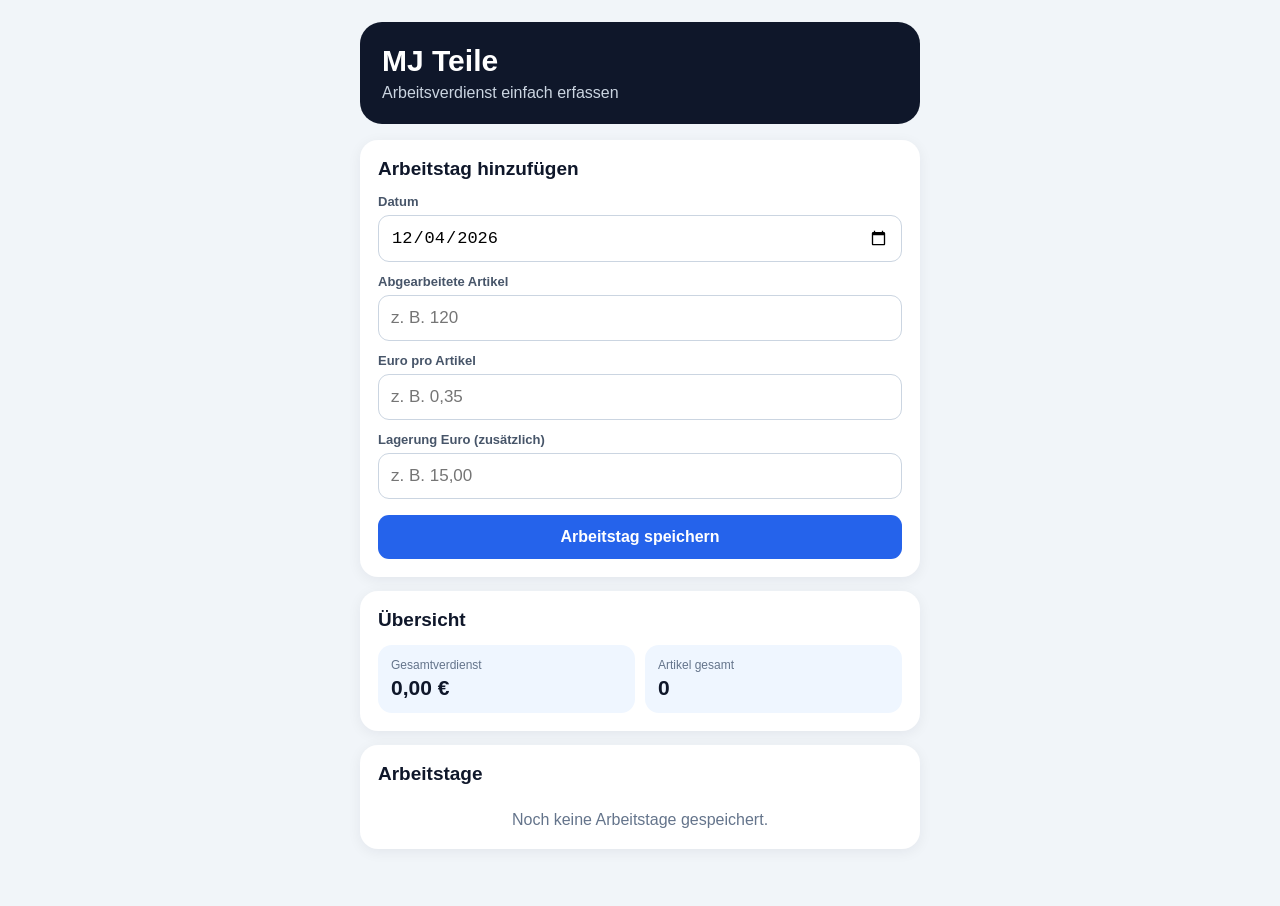
<file: index.html>
<!doctype html>
<html lang="de">
<head>
  <meta charset="utf-8">
  <meta name="viewport" content="width=device-width, initial-scale=1, viewport-fit=cover">
  <meta name="theme-color" content="#0f172a">
  <link rel="manifest" href="manifest.json">
  <link rel="apple-touch-icon" href="icon.svg">
  <title>MJ Teile</title>
  <style>
    :root { font-family: -apple-system, BlinkMacSystemFont, "Segoe UI", sans-serif; color: #0f172a; background: #f1f5f9; }
    * { box-sizing: border-box; }
    body { margin: 0; padding: env(safe-area-inset-top) 16px env(safe-area-inset-bottom); }
    main { max-width: 560px; margin: 0 auto; padding: 22px 0 42px; }
    h1 { margin: 0; font-size: 30px; color: white; }
    h2 { font-size: 19px; margin: 0 0 14px; }
    header { background: #0f172a; border-radius: 22px; padding: 22px; margin-bottom: 16px; color: #cbd5e1; }
    .card { background: white; border-radius: 18px; padding: 18px; margin: 14px 0; box-shadow: 0 3px 14px #0f172a10; }
    label { display: block; font-size: 13px; font-weight: 650; color: #475569; margin: 12px 0 6px; }
    input { width: 100%; border: 1px solid #cbd5e1; border-radius: 11px; padding: 12px; font-size: 17px; background: #fff; }
    button { border: 0; border-radius: 11px; padding: 13px 15px; font-size: 16px; font-weight: 700; cursor: pointer; }
    .primary { width: 100%; background: #2563eb; color: white; margin-top: 16px; }
    .secondary { background: #e2e8f0; color: #0f172a; }
    .danger { background: #fee2e2; color: #b91c1c; padding: 9px 11px; font-size: 13px; }
    .summary { display: grid; grid-template-columns: 1fr 1fr; gap: 10px; }
    .stat { background: #eff6ff; border-radius: 14px; padding: 13px; }
    .stat small { display: block; color: #64748b; font-size: 12px; }
    .stat strong { display: block; margin-top: 4px; font-size: 21px; }
    .entry { border-top: 1px solid #e2e8f0; padding: 14px 0 0; margin-top: 14px; }
    .entry:first-child { border-top: 0; margin-top: 0; }
    .entry-head { display: flex; justify-content: space-between; align-items: center; gap: 12px; }
    .entry-date { font-weight: 750; }
    .muted { color: #64748b; font-size: 13px; margin-top: 4px; }
    .money { color: #15803d; font-size: 18px; font-weight: 800; white-space: nowrap; }
    .empty { color: #64748b; text-align: center; padding: 12px 0 2px; }
  </style>
</head>
<body>
<main>
  <header><h1>MJ Teile</h1><div style="margin-top:6px">Arbeitsverdienst einfach erfassen</div></header>
  <section class="card">
    <h2>Arbeitstag hinzufügen</h2>
    <label for="date">Datum</label><input id="date" type="date">
    <label for="articles">Abgearbeitete Artikel</label><input id="articles" type="number" min="0" step="1" placeholder="z. B. 120">
    <label for="rate">Euro pro Artikel</label><input id="rate" type="number" min="0" step="0.01" inputmode="decimal" placeholder="z. B. 0,35">
    <label for="storage">Lagerung Euro (zusätzlich)</label><input id="storage" type="number" min="0" step="0.01" inputmode="decimal" placeholder="z. B. 15,00">
    <button class="primary" id="save">Arbeitstag speichern</button>
  </section>
  <section class="card">
    <h2>Übersicht</h2>
    <div class="summary"><div class="stat"><small>Gesamtverdienst</small><strong id="total">0,00 €</strong></div><div class="stat"><small>Artikel gesamt</small><strong id="count">0</strong></div></div>
  </section>
  <section class="card"><h2>Arbeitstage</h2><div id="entries" class="empty">Noch keine Arbeitstage gespeichert.</div></section>
</main>
<script>
  const key = 'mj-teile-entries';
  const $ = id => document.getElementById(id);
  const euros = n => Number(n).toLocaleString('de-DE', { style: 'currency', currency: 'EUR' });
  let entries = JSON.parse(localStorage.getItem(key) || '[]');
  $('date').value = new Date().toISOString().slice(0, 10);
  function render() {
    const total = entries.reduce((s, e) => s + e.articles * e.rate + e.storage, 0);
    $('total').textContent = euros(total);
    $('count').textContent = entries.reduce((s, e) => s + e.articles, 0).toLocaleString('de-DE');
    const box = $('entries');
    if (!entries.length) { box.className = 'empty'; box.textContent = 'Noch keine Arbeitstage gespeichert.'; return; }
    box.className = '';
    box.innerHTML = entries.slice().sort((a,b) => b.date.localeCompare(a.date)).map(e => `
      <div class="entry"><div class="entry-head"><div><div class="entry-date">${new Date(e.date+'T12:00:00').toLocaleDateString('de-DE')}</div><div class="muted">${e.articles.toLocaleString('de-DE')} Artikel × ${euros(e.rate)} · Lagerung ${euros(e.storage)}</div></div><div class="money">${euros(e.articles * e.rate + e.storage)}</div></div><div style="text-align:right;margin-top:10px"><button class="danger" data-id="${e.id}">Löschen</button></div></div>`).join('');
    box.querySelectorAll('[data-id]').forEach(btn => btn.onclick = () => { entries = entries.filter(e => e.id !== btn.dataset.id); localStorage.setItem(key, JSON.stringify(entries)); render(); });
  }
  $('save').onclick = () => {
    const date = $('date').value, articles = Number($('articles').value), rate = Number($('rate').value), storage = Number($('storage').value || 0);
    if (!date || !Number.isFinite(articles) || articles < 0 || !Number.isFinite(rate) || rate < 0) { alert('Bitte Datum, Artikelanzahl und Euro pro Artikel ausfüllen.'); return; }
    entries.push({ id: crypto.randomUUID ? crypto.randomUUID() : String(Date.now()), date, articles, rate, storage });
    localStorage.setItem(key, JSON.stringify(entries)); $('articles').value = ''; $('rate').value = ''; $('storage').value = ''; render();
  };
  render();
  if ('serviceWorker' in navigator) navigator.serviceWorker.register('sw.js');
</script>
</body>
</html>
</file>
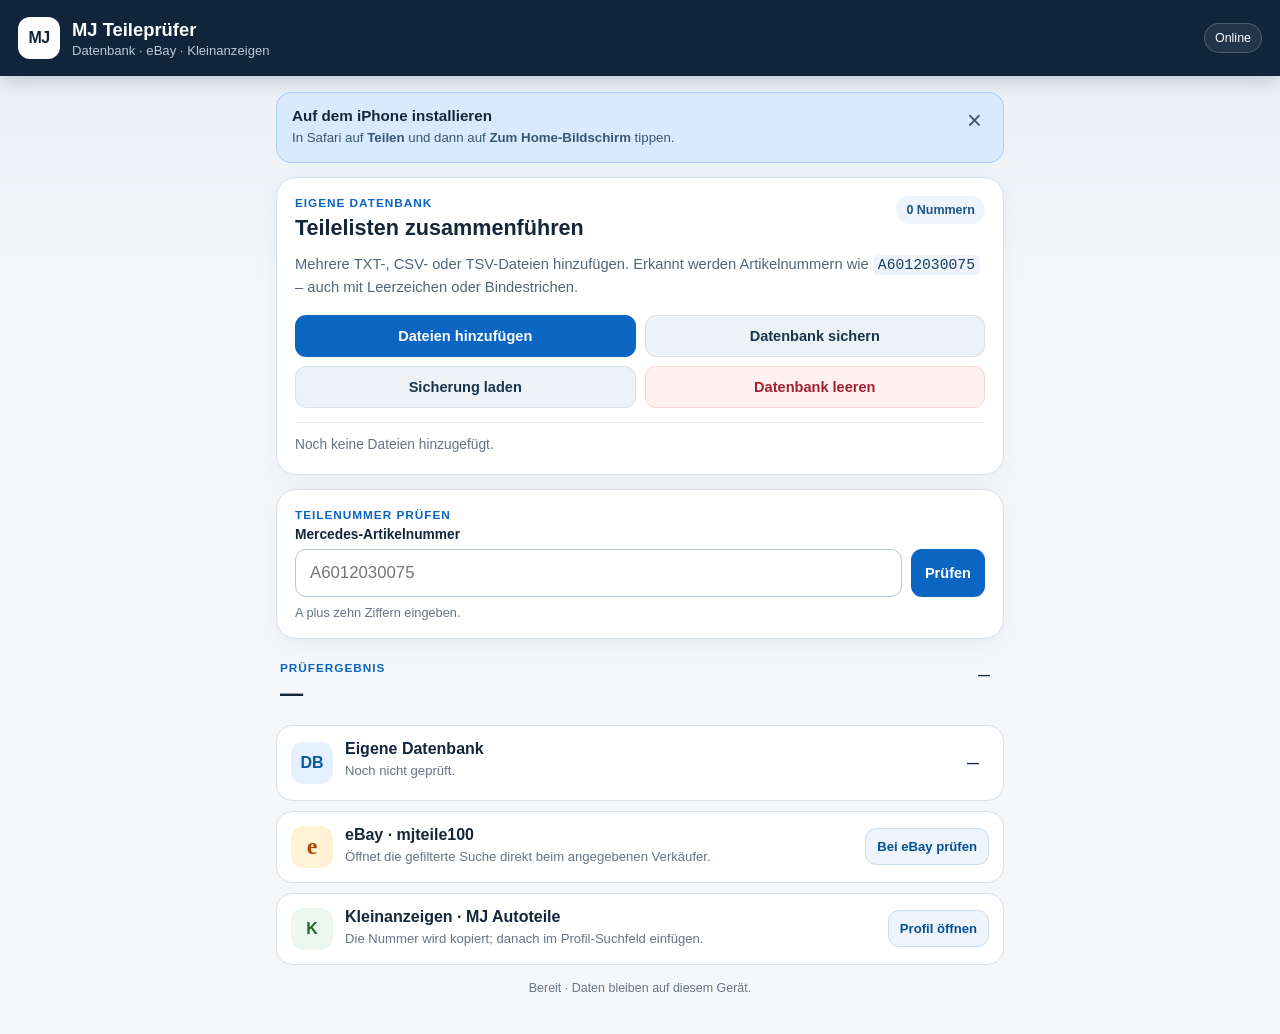
<file: teilepruefer/index.html>
<!doctype html>
<html lang="de">
<head>
  <meta charset="utf-8">
  <meta name="viewport" content="width=device-width,initial-scale=1,viewport-fit=cover">
  <meta name="theme-color" content="#10243b">
  <meta name="apple-mobile-web-app-capable" content="yes">
  <meta name="apple-mobile-web-app-title" content="Teileprüfer">
  <meta name="apple-mobile-web-app-status-bar-style" content="default">
  <meta name="description" content="Mercedes-Teilenummern lokal verwalten und in den MJ-Autoteile-Shops prüfen.">
  <title>MJ Teileprüfer</title>
  <link rel="manifest" href="manifest.webmanifest">
  <link rel="apple-touch-icon" sizes="180x180" href="../mj-atp/icon-180.png">
  <link rel="icon" type="image/png" href="../mj-atp/icon-192.png">
  <link rel="stylesheet" href="styles.css">
  <script src="app.js" defer></script>
</head>
<body>
  <header class="topbar">
    <div class="brand-mark" aria-hidden="true">MJ</div>
    <div><strong>MJ Teileprüfer</strong><span>Datenbank · eBay · Kleinanzeigen</span></div>
    <span id="network" class="network" role="status">Online</span>
  </header>

  <main>
    <section id="install-card" class="install-card">
      <div><strong>Auf dem iPhone installieren</strong><p>In Safari auf <b>Teilen</b> und dann auf <b>Zum Home-Bildschirm</b> tippen.</p></div>
      <button id="hide-install" class="icon-button" type="button" aria-label="Hinweis schließen">×</button>
    </section>

    <section class="panel database-panel">
      <div class="panel-head">
        <div><p class="eyebrow">Eigene Datenbank</p><h1>Teilelisten zusammenführen</h1></div>
        <div id="database-count" class="count-pill">0 Nummern</div>
      </div>
      <p class="lead">Mehrere TXT-, CSV- oder TSV-Dateien hinzufügen. Erkannt werden Artikelnummern wie <code>A6012030075</code> – auch mit Leerzeichen oder Bindestrichen.</p>
      <div class="button-grid">
        <label class="button primary" for="files">Dateien hinzufügen</label>
        <input id="files" type="file" accept=".txt,.csv,.tsv,text/plain,text/csv" multiple hidden>
        <button id="backup" class="button secondary" type="button">Datenbank sichern</button>
        <label class="button secondary" for="restore">Sicherung laden</label>
        <input id="restore" type="file" accept=".json,application/json" hidden>
        <button id="clear" class="button danger" type="button">Datenbank leeren</button>
      </div>
      <div id="source-list" class="source-list" aria-live="polite"><p class="empty">Noch keine Dateien hinzugefügt.</p></div>
    </section>

    <section class="panel search-panel">
      <p class="eyebrow">Teilenummer prüfen</p>
      <form id="search-form" novalidate>
        <label for="part">Mercedes-Artikelnummer</label>
        <div class="search-row">
          <input id="part" type="search" inputmode="text" autocomplete="off" autocapitalize="characters" placeholder="A6012030075" maxlength="32">
          <button class="button primary" type="submit">Prüfen</button>
        </div>
        <p id="search-help" class="help">A plus zehn Ziffern eingeben.</p>
      </form>
    </section>

    <section id="results" class="results" hidden aria-live="polite">
      <div class="result-title"><div><p class="eyebrow">Prüfergebnis</p><h2 id="result-part">—</h2></div><span id="overall" class="status-badge">—</span></div>

      <article class="result-card">
        <div class="source-icon database-icon" aria-hidden="true">DB</div>
        <div class="result-copy"><h3>Eigene Datenbank</h3><p id="database-result">Noch nicht geprüft.</p><small id="database-files"></small></div>
        <span id="database-status" class="source-status">—</span>
      </article>

      <article class="result-card">
        <div class="source-icon ebay-icon" aria-hidden="true">e</div>
        <div class="result-copy"><h3>eBay · mjteile100</h3><p>Öffnet die gefilterte Suche direkt beim angegebenen Verkäufer.</p></div>
        <a id="ebay-link" class="shop-link" target="_blank" rel="noopener noreferrer">Bei eBay prüfen</a>
      </article>

      <article class="result-card">
        <div class="source-icon klein-icon" aria-hidden="true">K</div>
        <div class="result-copy"><h3>Kleinanzeigen · MJ Autoteile</h3><p>Die Nummer wird kopiert; danach im Profil-Suchfeld einfügen.</p></div>
        <button id="klein-link" class="shop-link" type="button">Profil öffnen</button>
      </article>
    </section>

    <p id="app-status" class="app-status" role="status">Bereit · Daten bleiben auf diesem Gerät.</p>
  </main>
</body>
</html>
</file>
<file: teilepruefer/styles.css>
:root{font-family:-apple-system,BlinkMacSystemFont,"Segoe UI",sans-serif;color:#14263a;background:#eef3f7;font-synthesis:none;--navy:#10243b;--blue:#0a66c2;--line:#d7e0e8;--muted:#647386;--green:#18764b;--red:#b52b37;--amber:#ad6b08}*{box-sizing:border-box}body{margin:0;min-height:100vh;padding-bottom:calc(24px + env(safe-area-inset-bottom));background:linear-gradient(180deg,#e5edf4 0,#f5f7f9 280px)}button,input{font:inherit}.topbar{min-height:76px;padding:calc(14px + env(safe-area-inset-top)) max(18px,env(safe-area-inset-right)) 14px max(18px,env(safe-area-inset-left));background:var(--navy);color:#fff;display:flex;align-items:center;gap:12px;box-shadow:0 4px 18px #0b1e3030}.topbar strong{display:block;font-size:1.15rem}.topbar span:not(.network){display:block;color:#b9c9d8;font-size:.82rem;margin-top:2px}.brand-mark{width:42px;height:42px;border-radius:12px;background:#fff;color:var(--navy);display:grid;place-items:center;font-weight:850;letter-spacing:-.04em}.network{margin-left:auto;border:1px solid #ffffff35;background:#ffffff14;border-radius:999px;padding:7px 10px;font-size:.78rem}.network.offline{background:#854d0e}main{width:min(760px,100%);margin:0 auto;padding:16px}.install-card{display:flex;align-items:flex-start;gap:14px;justify-content:space-between;background:#d9eaff;border:1px solid #a9cdf8;border-radius:15px;padding:14px 15px;margin-bottom:14px}.install-card strong{font-size:.95rem}.install-card p{font-size:.83rem;color:#385672;margin:4px 0 0;line-height:1.4}.icon-button{border:0;background:transparent;color:#385672;font-size:1.6rem;line-height:1;cursor:pointer}.panel{background:#fff;border:1px solid var(--line);border-radius:20px;padding:18px;margin-bottom:14px;box-shadow:0 8px 28px #10243b0c}.panel-head,.result-title{display:flex;align-items:flex-start;justify-content:space-between;gap:12px}.eyebrow{margin:0 0 5px;color:var(--blue);font-size:.74rem;font-weight:800;text-transform:uppercase;letter-spacing:.08em}h1,h2,h3{margin:0}h1{font-size:1.35rem}h2{font-size:1.45rem;letter-spacing:.02em}h3{font-size:1rem}.lead{font-size:.92rem;line-height:1.55;color:#526579;margin:12px 0 16px}.lead code{background:#eef4f9;color:#183e62;border-radius:5px;padding:2px 5px}.count-pill{white-space:nowrap;background:#edf4fb;color:#1c5587;border-radius:999px;padding:7px 10px;font-weight:750;font-size:.78rem}.button-grid{display:grid;grid-template-columns:1fr 1fr;gap:9px}.button,.shop-link{border:1px solid transparent;border-radius:11px;padding:12px 13px;text-align:center;font-weight:750;font-size:.91rem;text-decoration:none;cursor:pointer;display:inline-flex;align-items:center;justify-content:center}.primary{background:var(--blue);color:#fff}.secondary{background:#edf2f6;color:#18354f;border-color:#d8e1e8}.danger{background:#fff1f2;color:#a61f2d;border-color:#ffd2d7}.source-list{margin-top:14px;border-top:1px solid #e7edf2;padding-top:10px}.source-row{display:flex;align-items:center;gap:9px;padding:7px 0;font-size:.84rem}.source-row span:first-child{min-width:0;overflow:hidden;text-overflow:ellipsis;white-space:nowrap}.source-row small{margin-left:auto;color:var(--muted);white-space:nowrap}.empty{margin:4px 0;color:var(--muted);font-size:.86rem}.search-panel label{display:block;font-size:.86rem;font-weight:750;margin-bottom:7px}.search-row{display:grid;grid-template-columns:1fr auto;gap:9px}.search-row input{min-width:0;border:1px solid #b8c7d4;border-radius:11px;padding:13px 14px;font-size:1.05rem;text-transform:uppercase;outline:none}.search-row input:focus{border-color:var(--blue);box-shadow:0 0 0 3px #0a66c21c}.help{color:var(--muted);font-size:.8rem;margin:8px 0 0}.help.error{color:var(--red);font-weight:650}.results{display:grid;gap:10px}.result-title{padding:8px 4px}.status-badge,.source-status{border-radius:999px;padding:7px 10px;font-weight:800;font-size:.75rem;white-space:nowrap}.status-badge.found,.source-status.found{color:#0c633d;background:#dff6e9}.status-badge.missing,.source-status.missing{color:#8b2630;background:#fde7e9}.result-card{display:grid;grid-template-columns:42px 1fr auto;align-items:center;gap:12px;background:#fff;border:1px solid var(--line);border-radius:16px;padding:14px}.source-icon{width:42px;height:42px;border-radius:12px;display:grid;place-items:center;font-weight:900}.database-icon{background:#e5f1ff;color:#07599e}.ebay-icon{background:#fff3d6;color:#b34600;font-family:Georgia,serif;font-size:1.5rem}.klein-icon{background:#ecf8ef;color:#156b34}.result-copy{min-width:0}.result-copy p{color:#657486;font-size:.82rem;line-height:1.4;margin:4px 0 0}.result-copy small{display:block;color:#46627d;margin-top:5px;white-space:nowrap;overflow:hidden;text-overflow:ellipsis}.shop-link{background:#edf4fb;color:#064f91;border-color:#cbddec;font-size:.82rem;padding:10px 11px}.app-status{text-align:center;color:#667789;font-size:.78rem;margin:16px 0 0}@media(max-width:560px){main{padding:12px}.panel{border-radius:17px;padding:16px}.button-grid{grid-template-columns:1fr}.search-row{grid-template-columns:1fr}.search-row .button{width:100%}.result-card{grid-template-columns:40px 1fr}.result-card>.source-status,.result-card>.shop-link{grid-column:2;justify-self:start}.topbar{min-height:70px}.network{font-size:0;width:10px;height:10px;padding:0;border:0;background:#43ca7a}.network.offline{background:#f6ad55}}
</file>
